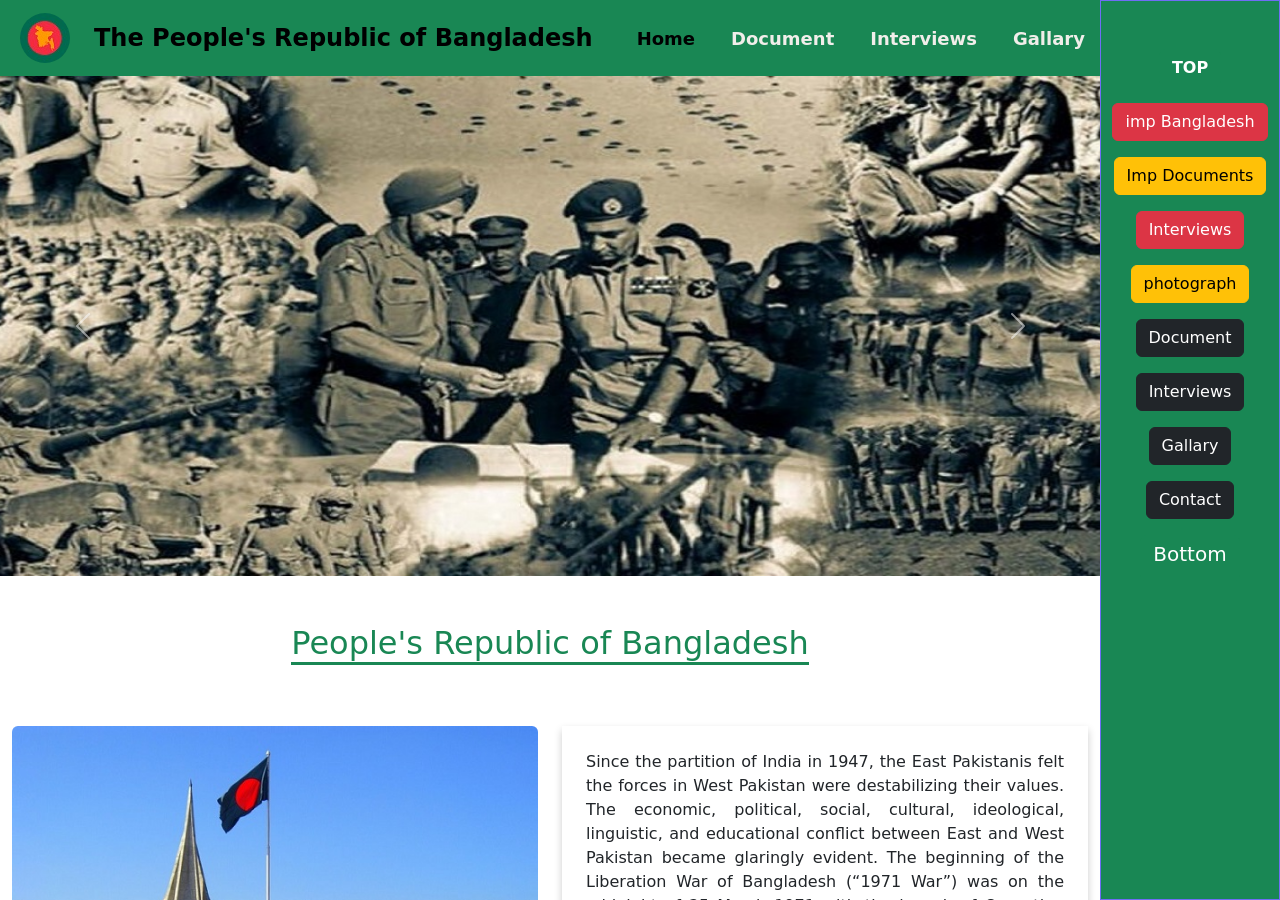
<file: index.html>
<!doctype html>
<html lang="en">

<head>
    <meta charset="utf-8">
    <meta name="viewport" content="width=device-width, initial-scale=1">
    <title>Libaration War 1971</title>
    <link rel="stylesheet" href="css/style.css">
    <link href="https://cdn.jsdelivr.net/npm/bootstrap@5.3.8/dist/css/bootstrap.min.css" rel="stylesheet"
        integrity="sha384-sRIl4kxILFvY47J16cr9ZwB07vP4J8+LH7qKQnuqkuIAvNWLzeN8tE5YBujZqJLB" crossorigin="anonymous">
</head>

<body>

    <!-- Left Sidebar -->
    <!-- <div class="sidebar-left">
        Left 
     </div>  -->

    <!-- Right Sidebar -->
    <div class="sidebar-right bg-success">
        <!-- Right -->
        <div class="mt-5 text-center">

            <ul class="list-unstyled d-flex flex-column justify-content-center gap-3">
                <li><a href="#top" class="btn btn-success fw-bold">TOP</a></li>
                <li><a href="#Bangladesh" class="btn btn-danger">imp Bangladesh</a></li>
                <li><a href="#Important_Documents" class="btn btn-warning">Imp Documents</a></li>
                <li><a href="#Interviews" class="btn btn-danger">Interviews</a></li>
                <li><a href="#gallary" class="btn btn-warning">photograph</a></li>

                <li><a href="document.html" class="btn btn-dark">Document</a></li>
                <li><a href="interview.html" class="btn btn-dark">Interviews</a></li>
                <li><a href="photograph.html" class="btn btn-dark">Gallary</a></li>
                <li><a href="contact.html" class="btn btn-dark">Contact</a></li>

                <li><a href="#bottom" class="btn btn-success fw-bold">
                        <h5>Bottom</h5>
                    </a></li>
            </ul>
        </div>
    </div>
    <!-- <section></section> -->
    <!-- Middle Content -->
    <div class="main-content">
        <!-- Demo long content -->

        <section id="top">
            <!-- nav start -->
            <nav class="navbar navbar-expand-lg 
        p-2 text-dark bg-success mt-0">
                <div class="container-fluid">
                    <a class="navbar-brand" href="#">
                        <div class="d-flex align-items-center">
                            <img src="images/BD_logo.jpg" alt="" class="rounded-circle">

                            <p class="heading_1 fs-4 ms-lg-4 fw-bold"> The People's Republic of Bangladesh</p>
                        </div>
                    </a>
                    <button class="navbar-toggler" type="button" data-bs-toggle="collapse"
                        data-bs-target="#navbarSupportedContent" aria-controls="navbarSupportedContent"
                        aria-expanded="false" aria-label="Toggle navigation">
                        <span class="navbar-toggler-icon"></span>
                    </button>
                    <div class="collapse navbar-collapse" id="navbarSupportedContent">
                        <ul class="navbar-nav ms-auto mb-2 mb-lg-0">
                            <li class="nav-item">
                                <a class="nav-link active" aria-current="page" href="index.html">Home</a>
                            </li>
                            <li class="nav-item">
                                <a class="nav-link" href="document.html">Document</a>
                            </li>
                            <li class="nav-item">
                                <a class="nav-link" href="interview.html">Interviews</a>
                            </li>
                            <li class="nav-item">
                                <a class="nav-link" href="photograph.html">Gallary</a>
                            </li>
                            <li class="nav-item">
                                <a class="nav-link" href="contact.html">Contact</a>
                            </li>
                        </ul>

                    </div>
                </div>
            </nav>
            <!-- nav end -->
        </section>

        <div class="container-fluid p-0 m-0">
            <div class="row">
                <div class="col-lg">
                    <div id="carouselExampleAutoplaying" class="carousel slide" data-bs-ride="carousel">
                        <div class="carousel-inner">

                            <div class="carousel-item active" data-bs-interval="2000">
                                <img src="images/m1.jpg" class="d-block w-100  " alt="...">
                            </div>
                            <div class="carousel-item" data-bs-interval="2000">
                                <img src="images/m2.jpg" class="d-block w-100  " alt="...">
                            </div>
                            <div class="carousel-item" data-bs-interval="2000">
                                <img src="images/m3.jpg" class="d-block w-100  " alt="...">
                            </div>
                            <div class="carousel-item" data-bs-interval="2000">
                                <img src="images/1.jpg" class="d-block w-100  " alt="...">
                            </div>
                            <div class="carousel-item">
                                <img src="images/2.jpg" class="d-block w-100" alt="...">
                            </div>
                            <div class="carousel-item">
                                <img src="images/4.jpg" class="d-block w-100 " alt="...">
                            </div>
                        </div>
                        <button class="carousel-control-prev" type="button" data-bs-target="#carouselExampleAutoplaying"
                            data-bs-slide="prev">
                            <span class="carousel-control-prev-icon" aria-hidden="true"></span>
                            <span class="visually-hidden">Previous</span>
                        </button>
                        <button class="carousel-control-next" type="button" data-bs-target="#carouselExampleAutoplaying"
                            data-bs-slide="next">
                            <span class="carousel-control-next-icon" aria-hidden="true"></span>
                            <span class="visually-hidden">Next</span>
                        </button>
                    </div>
                </div>
            </div>
        </div>

        <section id="Bangladesh">
            <h2 class=" text-center text-success mt-5 mb-5"><span
                    class="border-bottom border-3 border-success m-5">People's
                    Republic of Bangladesh</span></h2>
            <div class="container">
                <div class="row pt-3">
                    <div class="col-lg-6">
                        <div class="border-img-animation img-fluid">
                            <img src="images/Shoudho.jpg" alt="" class="rounded-2 d-block img-fluid w-100">
                        </div>
                    </div>
                    <div class="col-lg-6 ">
                        <div class="border-anim">
                            <p class="text-justify p-4">
                                Since the partition of India in 1947, the East Pakistanis felt the forces in West
                                Pakistan
                                were
                                destabilizing their values. The economic, political, social, cultural, ideological,
                                linguistic,
                                and educational conflict between East and West Pakistan became glaringly evident. The
                                beginning
                                of the Liberation War of Bangladesh (“1971 War”) was on the midnight of 25 March 1971
                                with
                                the
                                launch of Operation Searchlight, a campaign intended to deter Bangladeshis from seeking
                                independence, after Sheikh Mujibur Rahman of Awami League (AL), won a clear majority in
                                the
                                1970
                                general elections in Pakistan. The Pakistani Army raped thousands of Bengali women, as
                                many
                                as
                                three million Bengalis were killed, about ten million Bengalis fled to India, and many
                                were
                                internally displaced during the attack. It was a genocide of immeasurable proportions.
                                When
                                Pakistan’s atrocities escalated, India intervened on humanitarian concerns, opened its
                                borders
                                to shelter the Bengali refugees, and supported Bangladesh by providing logistic supplies
                                and
                                training the soldiers of the Bangladesh liberation forces, the Mukti Bahini.
                                to shelter the Bengali refugees, and supported Bangladesh by providing logistic supplies
                                and
                                training the soldiers of the Bangladesh liberation forces, the Mukti Bahini.
                                training the soldiers of the Bangladesh liberation forces, the Mukti Bahini.
                            </p>
                        </div>
                    </div>

                </div>
            </div>
        </section>
        <section id="Important_Documents">
            <h2 class="text-center mt-5 mb-5"><span class="border-bottom border-4 border-success">Important
                    Documents</span>
            </h2>
            <div class="container">
                <div class="row">
                    <div class="col-lg-3">
                        <div class="card p-2">
                            <img src="images/Image/1.png" class="card-img-top" alt="...">
                            <div class="card-body">
                                <h5 class="card-title">Card title</h5>
                                <p class="card-text">Some quick example text to build on the card title and make up the
                                    bulk
                                    of the card’s content.</p>
                                <div class="text-center"> <a href="#" class="btn btn-primary text-center">Read More</a>
                                </div>

                            </div>
                        </div>
                    </div>
                    <div class="col-lg-3">
                        <div class="card p-2">
                            <img src="images/Image/2.png" class="card-img-top" alt="...">
                            <div class="card-body">
                                <h5 class="card-title">Card title</h5>
                                <p class="card-text">Some quick example text to build on the card title and make up the
                                    bulk
                                    of the card’s content.</p>
                                <div class="text-center">
                                    <a href="#" class="btn btn-primary text-center">Read More</a>
                                </div>


                            </div>
                        </div>
                    </div>
                    <div class="col-lg-3">
                        <div class="card p-2">
                            <img src="images/Image/3.png" class="card-img-top" alt="...">
                            <div class="card-body">
                                <h5 class="card-title">Card title</h5>
                                <p class="card-text">Some quick example text to build on the card title and make up the
                                    bulk
                                    of the card’s content.</p>
                                <div class="text-center">
                                    <a href="#" class="btn btn-primary ">Read More</a>
                                </div>

                            </div>
                        </div>
                    </div>
                    <div class="col-lg-3">
                        <div class="card p-2">
                            <img src="images/Image/4.png" class="card-img-top" alt="...">
                            <div class="card-body">
                                <h5 class="card-title">Card title</h5>
                                <p class="card-text">Some quick example text to build on the card title and make up the
                                    bulk
                                    of the card’s content.</p>
                                <div class=" text-center"> <a href="#" class="btn btn-primary">Read More</a></div>

                            </div>
                        </div>
                    </div>
                </div>
            </div>
        </section>
        <!-- second image -->
        <section id="Interviews">
            <h2 class="text-center mt-5 mb-5"><span class="border-bottom border-4 border-success">Important
                    Interviews</span></h2>
            <div class="container">
                <div class="row">
                    <div class="col-lg-3">
                        <div class="card p-2 card-1">
                            <img src="images/Image/5.png" class="card-img-top" alt="...">
                            <div class="card-body">
                                <h5 class="card-title">Card title</h5>
                                <p class="card-text">Some quick example text to build on the card title and make up the
                                    bulk
                                    of the card’s content.</p>
                                <div class="text-center"> <a href="#" class="btn btn-primary text-center">Read More</a>
                                </div>

                            </div>
                        </div>
                    </div>
                    <div class="col-lg-3">
                        <div class="card  card-1 p-2">
                            <img src="images/Image/6.png" class="card-img-top" alt="...">
                            <div class="card-body">
                                <h5 class="card-title">Card title</h5>
                                <p class="card-text">Some quick example text to build on the card title and make up the
                                    bulk
                                    of the card’s content.</p>
                                <div class="text-center">
                                    <a href="#" class="btn btn-primary text-center">Read More</a>
                                </div>


                            </div>
                        </div>
                    </div>
                    <div class="col-lg-3">
                        <div class="card p-2 card-1">
                            <img src="images/Image/7.png" class="card-img-top" alt="...">
                            <div class="card-body">
                                <h5 class="card-title">Card title</h5>
                                <p class="card-text">Some quick example text to build on the card title and make up the
                                    bulk
                                    of the card’s content.</p>
                                <div class="text-center">
                                    <a href="#" class="btn btn-primary ">Read More</a>
                                </div>

                            </div>
                        </div>
                    </div>
                    <div class="col-lg-3">
                        <div class="card p-2 card-1">
                            <img src="images/Image/8.png" class="card-img-top" alt="...">
                            <div class="card-body">
                                <h5 class="card-title">Card title</h5>
                                <p class="card-text">Some quick example text to build on the card title and make up the
                                    bulk
                                    of the card’s content.</p>
                                <div class=" text-center"> <a href="#" class="btn btn-primary">Read More</a></div>

                            </div>
                        </div>
                    </div>
                </div>
            </div>
        </section>
        <!-- image gallary -->
        <section id="gallary">
            <h2 class="text-center mt-5 mb-5"><span class="border-bottom border-4 border-success">Some
                    Photographs</span></h2>
            <div class="container">
                <div class="row p-2 g-3">
                    <div class="col-lg-3">
                        <div class="img-gap"><img src="images/Image/10.png" alt="" class="img-fluid rounded"></div>
                    </div>
                    <div class="col-lg-3">
                        <div class="img-gap"><img src="images/Image/11.png" alt="" class="img-fluid rounded"></div>
                    </div>
                    <div class="col-lg-3">
                        <div class="img-gap"><img src="images/Image/12.png" alt="" class="img-fluid rounded"></div>
                    </div>
                    <div class="col-lg-3">
                        <div class="img-gap"><img src="images/Image/1.png" alt="" class="img-fluid rounded"></div>
                    </div>
                </div>
                <!--  -->
                <div class="row p-2 g-3">
                    <div class="col-lg-3">
                        <div class="img-gap"><img src="images/Image/10.png" alt="" class="img-fluid"></div>
                    </div>
                    <div class="col-lg-3">
                        <div class="img-gap"><img src="images/Image/11.png" alt="" class="img-fluid"></div>
                    </div>
                    <div class="col-lg-3">
                        <div class="img-gap"><img src="images/Image/12.png" alt="" class="img-fluid"></div>
                    </div>
                    <div class="col-lg-3">
                        <div class="img-gap"><img src="images/Image/1.png" alt="" class="img-fluid"></div>
                    </div>
                </div>
            </div>
        </section>
        <section id="bottom">
            <footer class="container-fluid bg-success mt-5">
                <p class="py-4 text-center mb-0"><b>2026 &copy; Copyright by Marufa Montaha</b></p>
                <p id="datetime" class="pb-3 text-center m-0 p-0"></p>
            </footer>
        </section>
    </div>
    </div>
    <script src="script/script.js">

    </script>
    <script src="https://cdn.jsdelivr.net/npm/bootstrap@5.3.8/dist/js/bootstrap.bundle.min.js"
        integrity="sha384-FKyoEForCGlyvwx9Hj09JcYn3nv7wiPVlz7YYwJrWVcXK/BmnVDxM+D2scQbITxI"
        crossorigin="anonymous"></script>
</body>

</html>
</file>
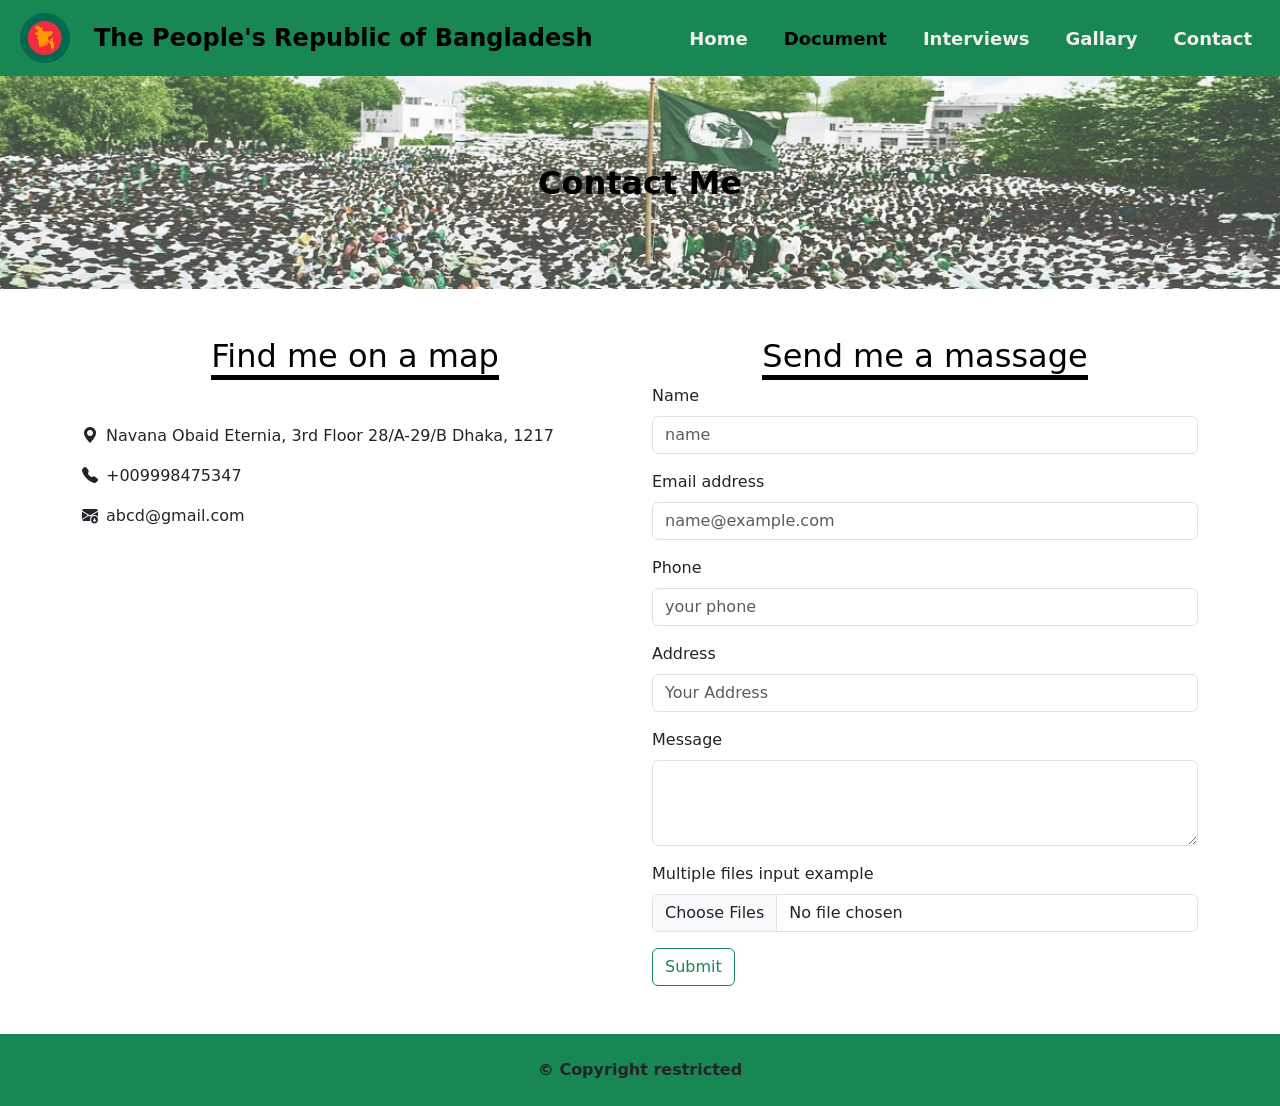
<file: contact.html>
<!doctype html>
<html lang="en">

<head>
    <meta charset="utf-8">
    <meta name="viewport" content="width=device-width, initial-scale=1">
    <title>Libaration War 1971</title>

    <link rel="stylesheet" href="css/style.css">
    <link rel="stylesheet" href="https://cdn.jsdelivr.net/npm/bootstrap-icons@1.13.1/font/bootstrap-icons.min.css">
    <link href="https://cdn.jsdelivr.net/npm/bootstrap@5.3.8/dist/css/bootstrap.min.css" rel="stylesheet"
        integrity="sha384-sRIl4kxILFvY47J16cr9ZwB07vP4J8+LH7qKQnuqkuIAvNWLzeN8tE5YBujZqJLB" crossorigin="anonymous">
</head>

<body>
    <nav class="navbar navbar-expand-lg p-2 text-dark bg-success mt-0">
        <div class="container-fluid">
            <a class="navbar-brand" href="#">
                <div class="d-flex align-items-center">
                    <img src="images/BD_logo.jpg" alt="" class="rounded-circle">
                    <p class="heading_1 fs-4 ms-lg-4 fw-bold"> The People's Republic of Bangladesh</p>
                </div>
            </a>
            <button class="navbar-toggler" type="button" data-bs-toggle="collapse"
                data-bs-target="#navbarSupportedContent" aria-controls="navbarSupportedContent" aria-expanded="false"
                aria-label="Toggle navigation">
                <span class="navbar-toggler-icon"></span>
            </button>
            <div class="collapse navbar-collapse" id="navbarSupportedContent">
                <ul class="navbar-nav ms-auto mb-2 mb-lg-0">
                    <li class="nav-item">
                        <a class="nav-link " aria-current="page" href="index.html">Home</a>
                    </li>
                    <li class="nav-item">
                        <a class="nav-link active" href="document.html">Document</a>
                    </li>
                    <li class="nav-item">
                        <a class="nav-link" href="interview.html">Interviews</a>
                    </li>
                    <li class="nav-item">
                        <a class="nav-link" href="photograph.html">Gallary</a>
                    </li>
                    <li class="nav-item">
                        <a class="nav-link" href="contact.html">Contact</a>
                    </li>
                </ul>

            </div>
        </div>
    </nav>

    <div>
        <div class="position-relative">
            <img src="images/interviews/banr.jpg" alt="" class="img-fluid w-100 opacity-75">
            <h2 class="position-absolute text-center translate-middle top-50 start-50 text-black fw-bold">Contact Me</h2>
        </div>
    </div>
    <div class="container">
        <div class="row">
            <div class="col-lg-6">
                <div class="mt-5">


                    <h2 class="text-center text-black "><span class="border-bottom border-5 border-black"> Find me on a
                            map</span> </h2>
<p class="mt-5">
<span  class="me-2 pt-1"><i class="bi bi-geo-alt-fill"></i></span>Navana Obaid Eternia, 3rd Floor 28/A-29/B Dhaka, 1217</p>
<p><span  class="me-2 pt-1"><i class="bi bi-telephone-fill"></i></span>+009998475347</p>
<p><span class="me-2 pt-1"><i class="bi bi-envelope-arrow-down-fill"></i></span>abcd@gmail.com</p>
<div class="mt-5">
    <iframe src="https://www.google.com/maps/embed?pb=!1m18!1m12!1m3!1d5165.092830859892!2d90.40706449377942!3d23.7376720665819!2m3!1f0!2f0!3f0!3m2!1i1024!2i768!4f13.1!3m3!1m2!1s0x3755b9183ec90c79%3A0xe1511972be9e4337!2sSamaira%20Skill%20Development%20Institute%20(SSDI)!5e0!3m2!1sen!2sbd!4v1776918643933!5m2!1sen!2sbd" width="500" height="350" style="border:0;" allowfullscreen="" loading="lazy" referrerpolicy="no-referrer-when-downgrade"></iframe>
</div>
                </div>
            </div>
            <div class="col-lg-6">
                <div class="mt-5">
                    <h2 class="text-center text-black "><span class="border-bottom border-5 border-black"> Send me a
                            massage</span> </h2>
        <div>
            <form action="" method="get" class="needs-validation" onsubmit="alert('Submitted Successfully')">
                      <div class="mb-3">
  <label for="exampleFormControlInput1" class="form-label">Name</label>
  <input type="text" class="form-control" id="name" placeholder="name"  required>
</div>
            <div class="mb-3">
  <label for="exampleFormControlInput1" class="form-label">Email address</label>
  <input type="email" class="form-control" id="email" placeholder="name@example.com"  required>
</div>
                <div class="mb-3">
  <label for="exampleFormControlInput1" class="form-label">Phone</label>
  <input type="numeric" pattern="[0-9]{11}"    class="form-control" id="phone" placeholder="your phone"  required>
</div>
              <div class="mb-3">
  <label for="exampleFormControlInput1" class="form-label">Address</label>
  <input type="text"    class="form-control" id="text" placeholder="Your Address"  required>
</div >

<div class="mb-3">
  <label for="exampleFormControlTextarea1" class="form-label">Message</label>
  <textarea class="form-control" id="exampleFormControlTextarea1" rows="3"  required>

  </textarea>
</div>
<div class="mb-3">
  <label for="formFileMultiple" class="form-label">Multiple files input example</label>
  <input class="form-control" type="file" id="formFileMultiple" multiple>
</div>
  <button type="submit" class="btn  btn-outline-success">Submit</button>
  </form>
        </div>

                </div>

            </div>
        </div>
    </div>


    <footer class="container-fluid bg-success mt-5">
        <p class="py-4 text-center mb-0"><b>&copy; Copyright restricted</b></p>

    </footer>
    </div>
    </div>

    <script src="https://cdn.jsdelivr.net/npm/bootstrap@5.3.8/dist/js/bootstrap.bundle.min.js"
        integrity="sha384-FKyoEForCGlyvwx9Hj09JcYn3nv7wiPVlz7YYwJrWVcXK/BmnVDxM+D2scQbITxI"
        crossorigin="anonymous"></script>
</body>

</html>
</file>
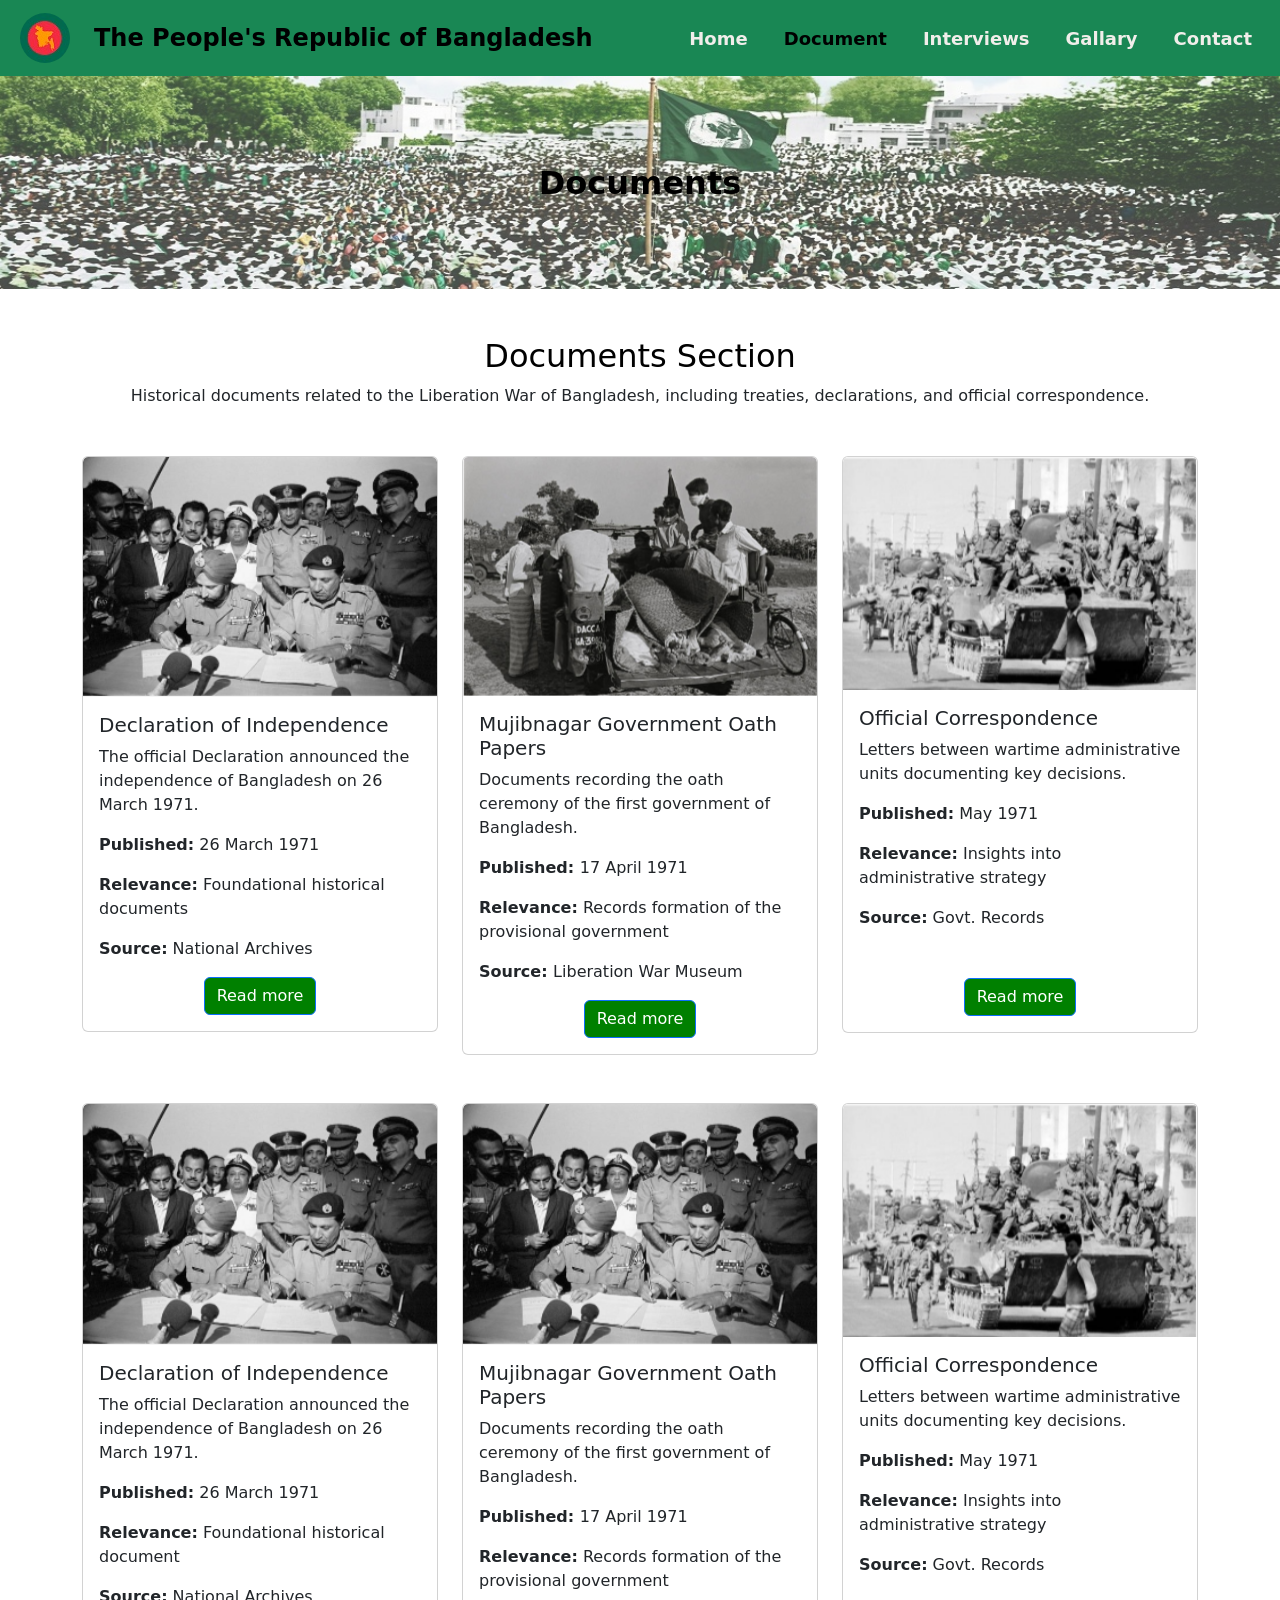
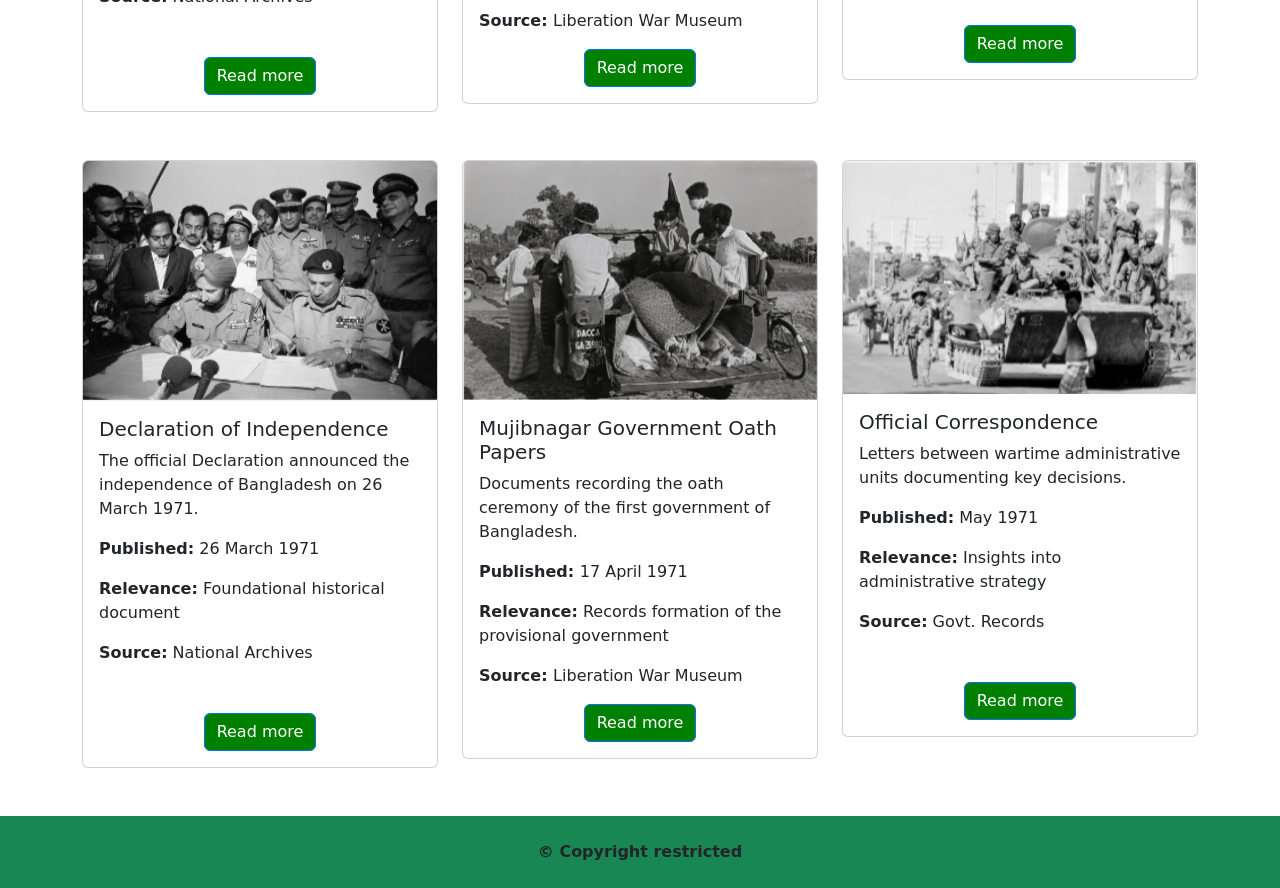
<file: document.html>
<!doctype html>
<html lang="en">

<head>
    <meta charset="utf-8">
    <meta name="viewport" content="width=device-width, initial-scale=1">
    <title>Libaration War 1971</title>
    <link rel="stylesheet" href="css/style.css">
    <link href="https://cdn.jsdelivr.net/npm/bootstrap@5.3.8/dist/css/bootstrap.min.css" rel="stylesheet"
        integrity="sha384-sRIl4kxILFvY47J16cr9ZwB07vP4J8+LH7qKQnuqkuIAvNWLzeN8tE5YBujZqJLB" crossorigin="anonymous">
</head>

<body>
    <nav class="navbar navbar-expand-lg p-2 text-dark bg-success mt-0">
        <div class="container-fluid">
            <a class="navbar-brand" href="#">
                <div class="d-flex align-items-center">
                    <img src="images/BD_logo.jpg" alt="" class="rounded-circle">
                    <p class="heading_1 fs-4 ms-lg-4 fw-bold"> The People's Republic of Bangladesh</p>
                </div>
            </a>
            <button class="navbar-toggler" type="button" data-bs-toggle="collapse"
                data-bs-target="#navbarSupportedContent" aria-controls="navbarSupportedContent" aria-expanded="false"
                aria-label="Toggle navigation">
                <span class="navbar-toggler-icon"></span>
            </button>
            <div class="collapse navbar-collapse" id="navbarSupportedContent">
                <ul class="navbar-nav ms-auto mb-2 mb-lg-0">
                    <li class="nav-item">
                        <a class="nav-link " aria-current="page" href="index.html">Home</a>
                    </li>
                    <li class="nav-item">
                        <a class="nav-link active" href="document.html">Document</a>
                    </li>
                    <li class="nav-item">
                        <a class="nav-link" href="interview.html">Interviews</a>
                    </li>
                    <li class="nav-item">
                        <a class="nav-link" href="photograph.html">Gallary</a>
                    </li>
                    <li class="nav-item">
                        <a class="nav-link" href="contact.html">Contact</a>
                    </li>
                </ul>

            </div>
        </div>
    </nav>

    <div>
        <div class="position-relative">
            <img src="images/interviews/banr.jpg" alt="" class="img-fluid w-100 opacity-75">
            <h2 class="position-absolute text-center translate-middle top-50 start-50 text-black fw-bold">Documents</h2>
        </div>
    </div>

    <div class="text-center mt-5">
        <h2 class="text-black">
            <span class="border-design">Documents Section</span>
        </h2>
        <p class="text-center">Historical documents related to the Liberation War of Bangladesh, including treaties,
            declarations, and official correspondence.</p>
    </div>

    <div class="container">
        <div class="row mt-5">
            <div class="col-lg-4 ">
                <div class="card">
                    <img src="images/Image/1.png" class="card-img-top img-fluid" alt="...">
                    <div class="card-body">
                        <h5 class="card-title">Declaration of Independence</h5>
                        <p class="card-text">
                            The official Declaration announced the independence of Bangladesh on 26 March 1971.
                        <p><b>Published:</b> 26 March 1971</p>
                        <p><b>Relevance:</b> Foundational historical documents</p>
                        <p><b>Source:</b> National Archives</p>
                        </p>
                        <div class="text-center btn-colr">
                            <a href="#" class="btn btn-primary">Read more</a>
                        </div>
                    </div>
                </div>
            </div>



            <div class="col-lg-4">
                <div class="document-first-row">
                    <div class="card">
                        <img src="images/Image/2.png" class="card-img-top" alt="...">
                        <div class="card-body">
                            <div class="height-modify">
                                <h5 class="card-title">Mujibnagar Government Oath Papers</h5>
                                <p class="card-text">
                                    Documents recording the oath ceremony of the first government of Bangladesh.

                                <p><b>Published: </b>17 April 1971</p>
                                <p><b>Relevance:</b> Records formation of the provisional government</p>
                                <p><b>Source: </b>Liberation War Museum</p>
                                </p>
                                <div class="text-center btn-colr">
                                    <a href="#" class="btn btn-primary">Read more</a>
                                </div>
                            </div>
                        </div>
                    </div>
                </div>
            </div>

            <div class="col-lg-4">
                <div class="document-first-row">
                    <div class="card">
                        <img src="images/Image/3.png" class="card-img-top" alt="...">
                        <div class="card-body">
                            <div class="height-modify">
                                <h5 class="card-title">Official Correspondence</h5>
                                <p class="card-text">
                                    Letters between wartime administrative units documenting key decisions.
                                </p>
                                <p><b>
                                        Published:</b> May 1971</p>
                                <p><b>Relevance:</b> Insights into administrative strategy</p>
                                <p><b>Source:</b> Govt. Records</p>
                                <div class="text-center btn-colr mt-lg-5">
                                    <a href="#" class="btn btn-primary">Read more</a>
                                </div>
                            </div>
                        </div>
                    </div>
                </div>
            </div>
        </div>
        <div class="row mt-5">
            <div class="col-lg-4 ">
                <div class="document-first-row">
                    <div class="card">

                        <img src="images/Image/1.png" class="card-img-top img-fluid" alt="...">

                        <div class="card-body">
                            <div class="height-modify">
                                <h5 class="card-title">Declaration of Independence</h5>
                                <p class="card-text">
                                    The official Declaration announced the independence of Bangladesh on 26 March 1971.
                                <p><b>Published:</b> 26 March 1971</p>
                                <p><b>Relevance:</b> Foundational historical document</p>
                                <p><b>Source:</b> National Archives</p>
                                </p>
                                <div class="text-center btn-colr mt-lg-5">
                                    <a href="#" class="btn btn-primary">Read more</a>
                                </div>
                            </div>
                        </div>
                    </div>
                </div>
            </div>



            <div class="col-lg-4">
                <div class="document-first-row">
                    <div class="card">
                        <img src="images/Image/1.png" class="card-img-top" alt="...">
                        <div class="card-body">
                            <div class="height-modify">
                                <h5 class="card-title">Mujibnagar Government Oath Papers</h5>
                                <p class="card-text">
                                    Documents recording the oath ceremony of the first government of Bangladesh.

                                <p><b>Published: </b>17 April 1971</p>
                                <p><b>Relevance:</b> Records formation of the provisional government</p>
                                <p><b>Source: </b>Liberation War Museum</p>
                                </p>
                                <div class="text-center btn-colr">
                                    <a href="#" class="btn btn-primary">Read more</a>
                                </div>
                            </div>
                        </div>
                    </div>
                </div>
            </div>

            <div class="col-lg-4">
                <div class="document-first-row">
                    <div class="card">
                        <img src="images/Image/3.png" class="card-img-top" alt="...">
                        <div class="card-body">
                            <div class="height-modify">
                                <h5 class="card-title">Official Correspondence</h5>
                                <p class="card-text">
                                    Letters between wartime administrative units documenting key decisions.
                                </p>
                                <p><b>
                                        Published:</b> May 1971</p>
                                <p><b>Relevance:</b> Insights into administrative strategy</p>
                                <p><b>Source:</b> Govt. Records</p>
                                <div class="text-center btn-colr mt-lg-5">
                                    <a href="#" class="btn btn-primary">Read more</a>
                                </div>
                            </div>
                        </div>
                    </div>
                </div>
            </div>
        </div>
        <div class="row mt-5">
            <div class="col-lg-4 ">
                <div class="document-first-row">
                    <div class="card ">
                        <img src="images/Image/1.png" class="card-img-top" alt="...">
                        <div class="card-body">
                            <div class="height-modify">
                                <h5 class="card-title">Declaration of Independence</h5>
                                <p class="card-text">
                                    The official Declaration announced the independence of Bangladesh on 26 March 1971.
                                <p><b>Published:</b> 26 March 1971</p>
                                <p><b>Relevance:</b> Foundational historical document</p>
                                <p><b>Source:</b> National Archives</p>
                                </p>
                                <div class="text-center btn-colr mt-lg-5">
                                    <a href="#" class="btn btn-primary">Read more</a>
                                </div>
                            </div>
                        </div>
                    </div>
                </div>
            </div>



            <div class="col-lg-4">
                <div class="document-first-row">
                    <div class="card">
                        <img src="images/Image/2.png" class="card-img-top" alt="...">
                        <div class="card-body">
                            <div class="height-modify">
                                <h5 class="card-title">Mujibnagar Government Oath Papers</h5>
                                <p class="card-text">
                                    Documents recording the oath ceremony of the first government of Bangladesh.

                                <p><b>Published: </b>17 April 1971</p>
                                <p><b>Relevance:</b> Records formation of the provisional government</p>
                                <p><b>Source: </b>Liberation War Museum</p>
                                </p>
                                <div class="text-center btn-colr">
                                    <a href="#" class="btn btn-primary">Read more</a>
                                </div>
                            </div>
                        </div>
                    </div>
                </div>
            </div>

            <div class="col-lg-4">
                <div class="document-first-row">
                    <div class="card">
                        <img src="images/Image/3.png" class="card-img-top" alt="...">
                        <div class="card-body">
                            <div class="height-modify">
                                <h5 class="card-title">Official Correspondence</h5>
                                <p class="card-text">
                                    Letters between wartime administrative units documenting key decisions.
                                </p>
                                <p><b>
                                        Published:</b> May 1971</p>
                                <p><b>Relevance:</b> Insights into administrative strategy</p>
                                <p><b>Source:</b> Govt. Records</p>
                                <div class="text-center btn-colr mt-lg-5">
                                    <a href="#" class="btn btn-primary">Read more</a>
                                </div>
                            </div>
                        </div>
                    </div>
                </div>
            </div>
        </div>
    </div>









    <footer class="container-fluid bg-success mt-5">
        <p class="py-4 text-center mb-0"><b>&copy; Copyright restricted</b></p>

    </footer>
    </div>
    </div>

    <script src="https://cdn.jsdelivr.net/npm/bootstrap@5.3.8/dist/js/bootstrap.bundle.min.js"
        integrity="sha384-FKyoEForCGlyvwx9Hj09JcYn3nv7wiPVlz7YYwJrWVcXK/BmnVDxM+D2scQbITxI"
        crossorigin="anonymous"></script>
</body>

</html>
</file>
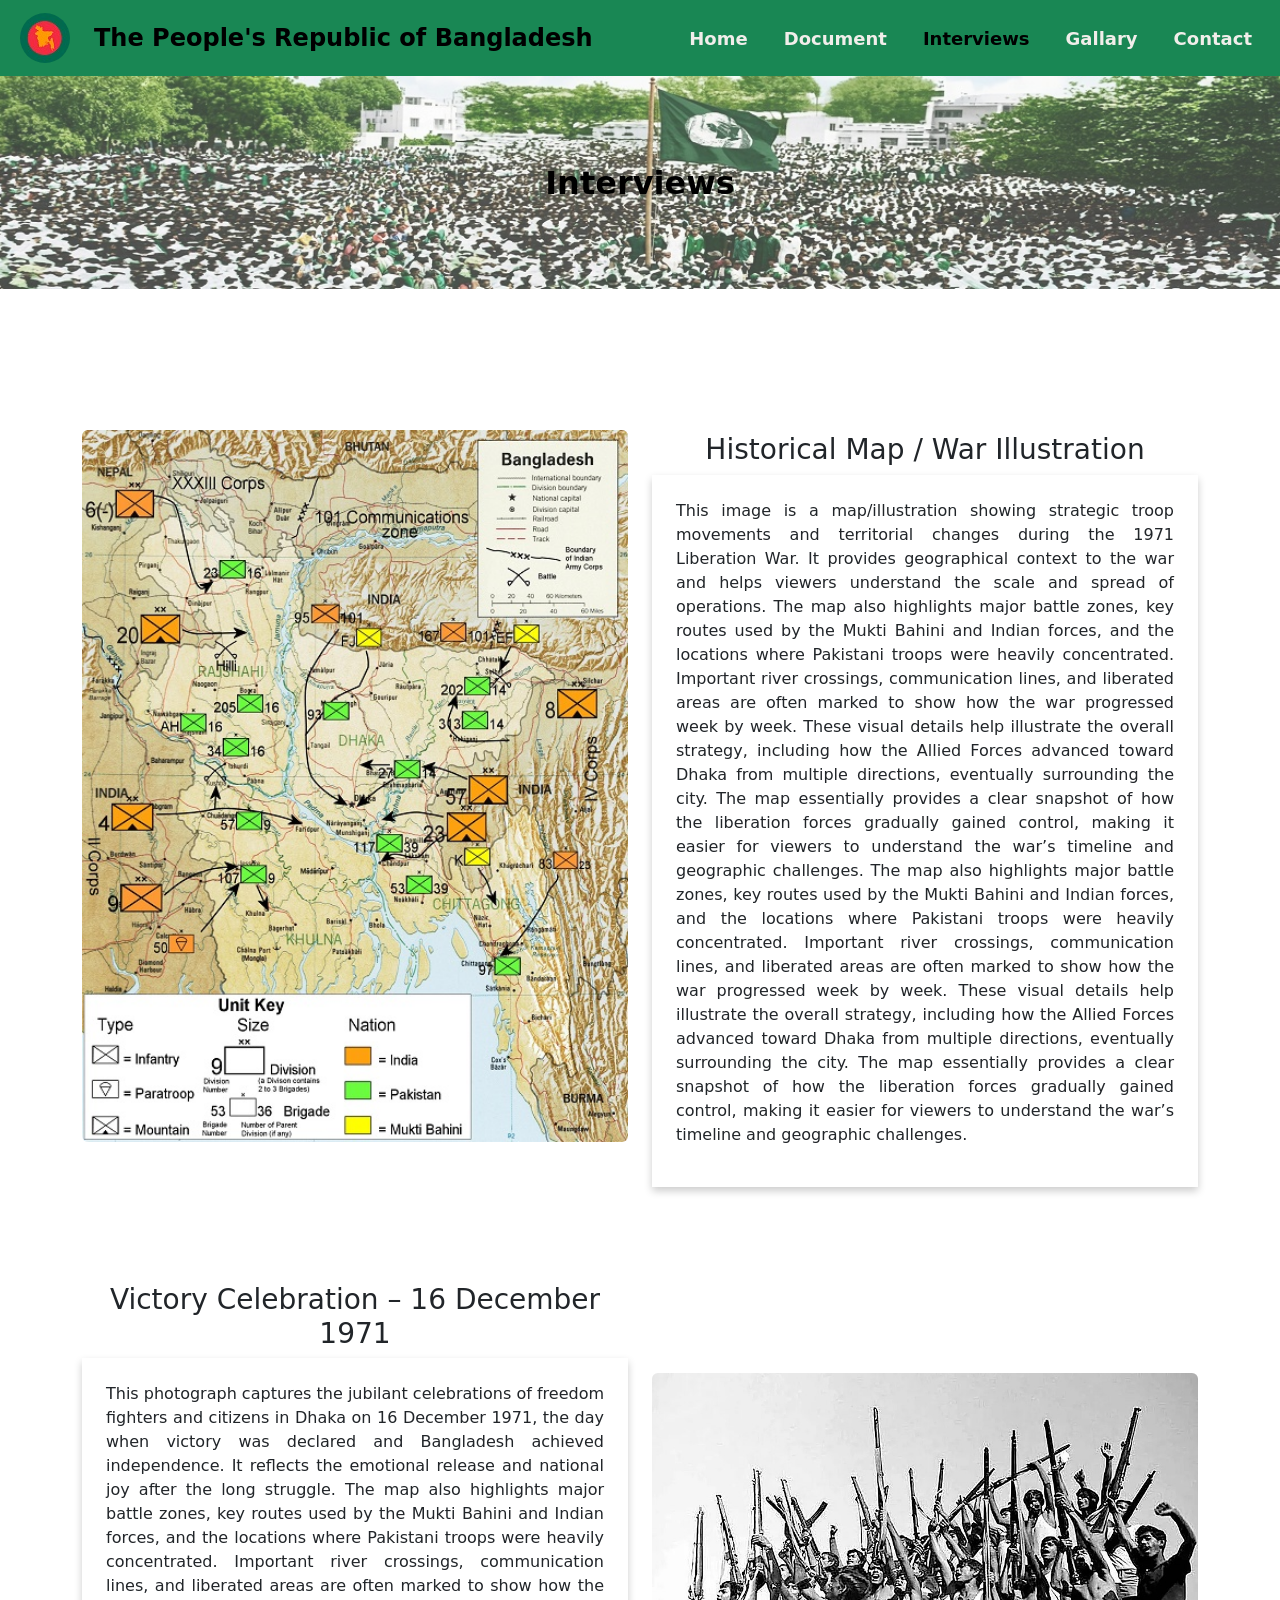
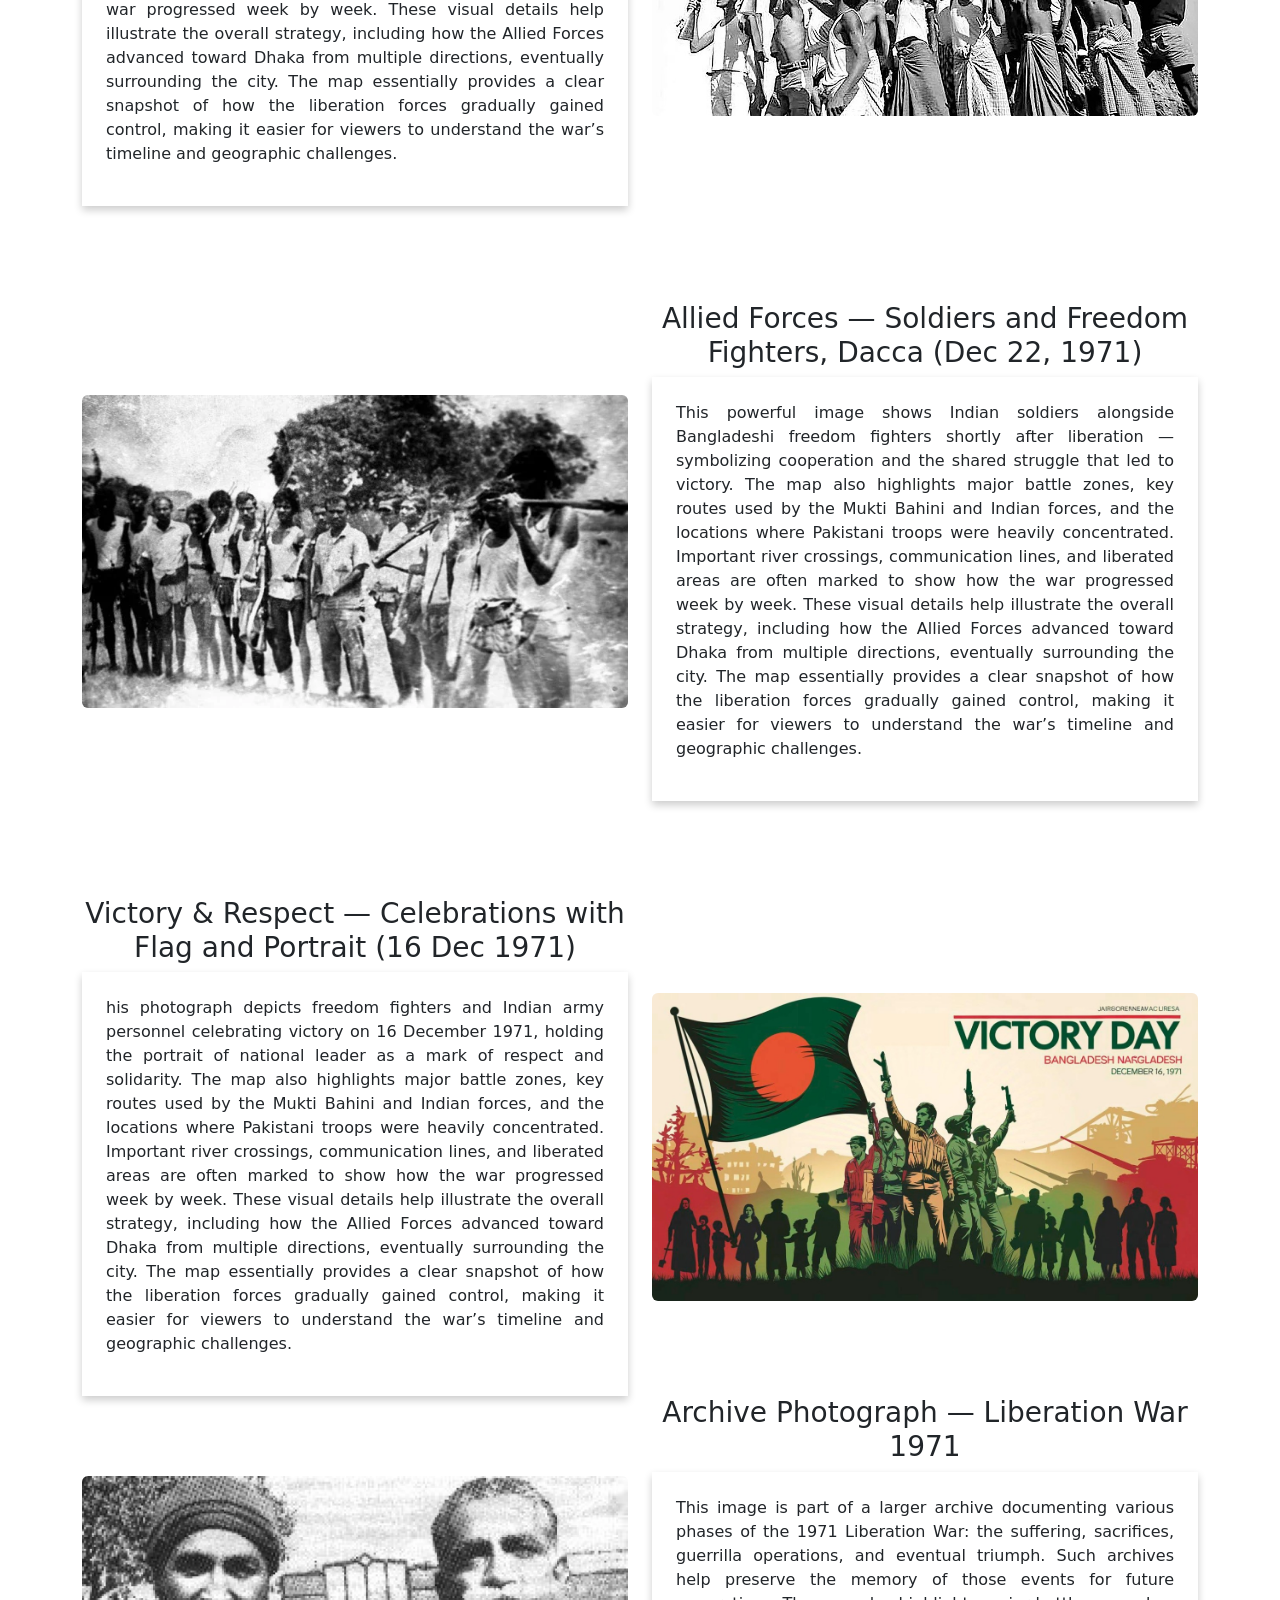
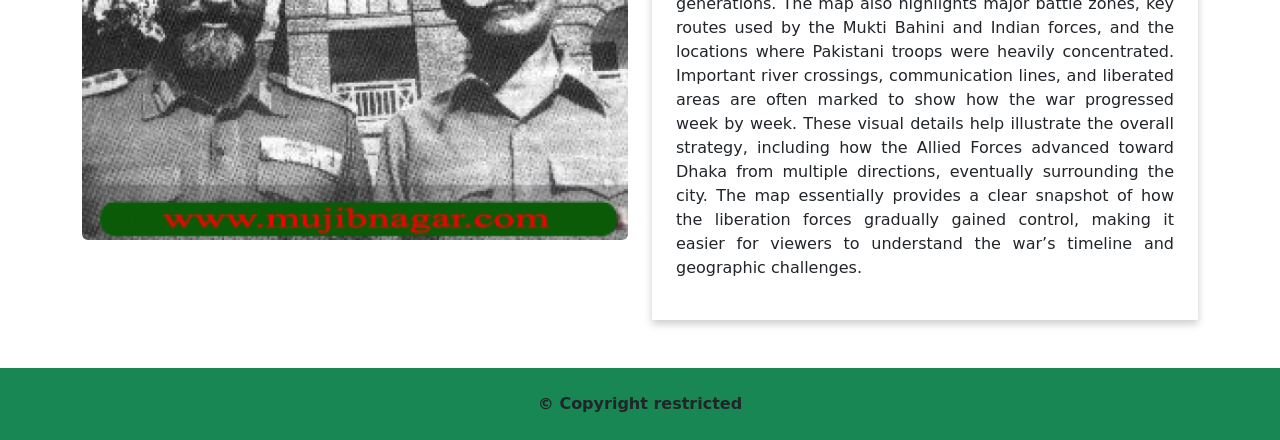
<file: interview.html>
<!doctype html>
<html lang="en">

<head>
    <meta charset="utf-8">
    <meta name="viewport" content="width=device-width, initial-scale=1">
    <title>Libaration War 1971</title>
    <link rel="stylesheet" href="css/style.css">
    <link href="https://cdn.jsdelivr.net/npm/bootstrap@5.3.8/dist/css/bootstrap.min.css" rel="stylesheet"
        integrity="sha384-sRIl4kxILFvY47J16cr9ZwB07vP4J8+LH7qKQnuqkuIAvNWLzeN8tE5YBujZqJLB" crossorigin="anonymous">
</head>

<body>
    <nav class="navbar navbar-expand-lg p-2 text-dark bg-success mt-0">
        <div class="container-fluid">
            <a class="navbar-brand" href="#">
                <div class="d-flex align-items-center">
                    <img src="images/BD_logo.jpg" alt="" class="rounded-circle">
                    <p class="heading_1 fs-4 ms-lg-4 fw-bold"> The People's Republic of Bangladesh</p>
                </div>
            </a>
            <button class="navbar-toggler" type="button" data-bs-toggle="collapse"
                data-bs-target="#navbarSupportedContent" aria-controls="navbarSupportedContent" aria-expanded="false"
                aria-label="Toggle navigation">
                <span class="navbar-toggler-icon"></span>
            </button>
            <div class="collapse navbar-collapse" id="navbarSupportedContent">
                <ul class="navbar-nav ms-auto mb-2 mb-lg-0">
                    <li class="nav-item">
                        <a class="nav-link " aria-current="page" href="index.html">Home</a>
                    </li>
                    <li class="nav-item">
                        <a class="nav-link " href="document.html">Document</a>
                    </li>
                    <li class="nav-item">
                        <a class="nav-link active" href="interview.html">Interviews</a>
                    </li>
                    <li class="nav-item">
                        <a class="nav-link" href="photograph.html">Gallary</a>
                    </li>
                    <li class="nav-item">
                        <a class="nav-link" href="contact.html">Contact</a>
                    </li>
                </ul>

            </div>
        </div>
    </nav>
    <!-- BANNER SECTION START -->
    <section id="#Interview" class="container-fluid p-0 m-0">

        <div class="position-relative">
            <img src="images/interviews/banr.jpg" alt="" class="img-fluid w-100 opacity-75">
            <h2 class="position-absolute text-center start-50 top-50 translate-middle text-black fw-bold">Interviews</h2>
        </div>
    </section>
    <!-- BANNER SECTION END -->
    <!-- Historical Map start -->
    <section class="mt-5">
        <div class="container">
            <div class="row align-items-center">
                <div class="col-lg-6 mt-5">
                    <img src="images/interviews/Bangladesh_1971_Liberation.jpg" alt="" class="img-fluid w-100 rounded">

                </div>
                <div class="col-lg-6 mt-5">
                    <h3 class="text-center  mt-5">Historical Map / War Illustration</h3>
                    <div class="border-anim p-4">
                        <p class="text-justify">
                            This image is a map/illustration showing strategic troop movements and territorial changes
                            during the 1971
                            Liberation War. It provides geographical context to the war and helps viewers understand the
                            scale and
                            spread of operations. The map also highlights major battle zones, key routes used by the
                            Mukti Bahini and Indian forces, and the locations
                            where Pakistani troops were heavily concentrated. Important river crossings, communication
                            lines, and liberated areas
                            are often marked to show how the war progressed week by week. These visual details help
                            illustrate the overall strategy,
                            including how the Allied Forces advanced toward Dhaka from multiple directions, eventually
                            surrounding the city. The map
                            essentially provides a clear snapshot of how the liberation forces gradually gained control,
                            making it easier for
                            viewers to understand the war’s timeline and geographic challenges. The map also highlights
                            major battle zones, key routes used by the Mukti Bahini and Indian forces, and the locations
                            where Pakistani troops were heavily concentrated. Important river crossings, communication
                            lines, and liberated areas
                            are often marked to show how the war progressed week by week. These visual details help
                            illustrate the overall strategy,
                            including how the Allied Forces advanced toward Dhaka from multiple directions, eventually
                            surrounding the city. The map
                            essentially provides a clear snapshot of how the liberation forces gradually gained control,
                            making it easier for
                            viewers to understand the war’s timeline and geographic challenges.
                        </p>
                    </div>

                </div>
            </div>
        </div>
    </section>
    <!-- Historical Map end -->
    <!-- victory celebration start -->
    <section class="mt-5">
        <div class="container">
            <div class="row align-items-center">
                <div class="col-lg-6 mt-5">
                    <h3 class="text-center">
                        Victory Celebration – 16 December 1971
                    </h3>
                    <div class="border-anim p-4">
                        <p class="text-justify">This photograph captures the jubilant celebrations of freedom fighters
                            and citizens in Dhaka on 16 December
                            1971, the day when victory was declared and Bangladesh achieved independence. It reflects
                            the emotional
                            release and national joy after the long struggle. The map also highlights major battle
                            zones, key routes used by the Mukti Bahini and Indian forces, and the locations
                            where Pakistani troops were heavily concentrated. Important river crossings, communication
                            lines, and liberated areas
                            are often marked to show how the war progressed week by week. These visual details help
                            illustrate the overall strategy,
                            including how the Allied Forces advanced toward Dhaka from multiple directions, eventually
                            surrounding the city. The map
                            essentially provides a clear snapshot of how the liberation forces gradually gained control,
                            making it easier for
                            viewers to understand the war’s timeline and geographic challenges.</p>
                    </div>
                </div>
                <div class="col-lg-6 mt-5">
                    <img src="images/interviews/int4.jpg" alt="" class="img-fluid w-100 rounded">
                </div>
            </div>
        </div>
    </section>
    <!-- victory celebration end -->
    <!-- Allied Forces start -->
    <section class="mt-5">
        <div class="container">
            <div class="row align-items-center">
                <div class="col-lg-6 mt-5">
                    <img src="images/interviews/int5.jpg" alt="" class="img-fluid w-100 rounded">
                </div>

                <div class="col-lg-6 mt-5">

                    <h3 class="text-center">
                        Allied Forces — Soldiers and Freedom Fighters, Dacca (Dec 22, 1971)
                    </h3>
                    <div class="border-anim p-4">
                        <p class="text-justify">This powerful image shows Indian soldiers alongside Bangladeshi freedom
                            fighters shortly after liberation —
                            symbolizing cooperation and the shared struggle that led to victory. The map also highlights
                            major battle zones, key routes used by the Mukti Bahini and Indian forces, and the locations
                            where Pakistani troops were heavily concentrated. Important river crossings, communication
                            lines, and liberated areas
                            are often marked to show how the war progressed week by week. These visual details help
                            illustrate the overall strategy,
                            including how the Allied Forces advanced toward Dhaka from multiple directions, eventually
                            surrounding the city. The map
                            essentially provides a clear snapshot of how the liberation forces gradually gained control,
                            making it easier for
                            viewers to understand the war’s timeline and geographic challenges.</p>
                    </div>
                </div>

            </div>
    </section>
    <!-- Allied Forces end -->
<!-- victory allied start -->
 <section class="mt-5">
    <div class="container">
        <div class="row align-items-center">
            <div class="col-lg-6 col-md-6 mt-5">
                <h3 class="text-center">Victory & Respect — Celebrations with Flag and Portrait (16 Dec 1971)</h3>
                <div class="border-anim p-4">
                  <p class="text-justify">
his photograph depicts freedom fighters and Indian army personnel celebrating victory on 16 December
                        1971, holding the portrait of national leader as a mark of respect and solidarity. The map also highlights major battle zones, key routes used by the Mukti Bahini and Indian forces, and the locations
                        where Pakistani troops were heavily concentrated. Important river crossings, communication lines, and liberated areas
                        are often marked to show how the war progressed week by week. These visual details help illustrate the overall strategy,
                        including how the Allied Forces advanced toward Dhaka from multiple directions, eventually surrounding the city. The map
                        essentially provides a clear snapshot of how the liberation forces gradually gained control, making it easier for
                        viewers to understand the war’s timeline and geographic challenges.
                  </p>
                </div>
            </div>
            <div class="col-lg-6 mt-5">
                <img src="images/interviews/int6.jpg" alt="" class="img-fluid w-100 rounded">
            </div>
        </div>
    </div>

 </section>
 <!-- victory allied end -->
<section>
    <div class="container">
        <div class="row align-items-center">
            <div class="col-lg-6">
                <img src="images/interviews/int7.jpg" alt="" class="img-fluid w-100 rounded">
            </div>
            <div class="col-lg-6">
                <h3 class="text-center">Archive Photograph — Liberation War 1971</h3>
                <div class="border-anim p-4">
                  <p class="text-justify">
                    This image is part of a larger archive documenting various phases of the 1971 Liberation War: the suffering,
                        sacrifices, guerrilla operations, and eventual triumph. Such archives help preserve the memory of those
                        events for future generations. The map also highlights major battle zones, key routes used by the Mukti Bahini and Indian forces, and the locations
                        where Pakistani troops were heavily concentrated. Important river crossings, communication lines, and liberated areas
                        are often marked to show how the war progressed week by week. These visual details help illustrate the overall strategy,
                        including how the Allied Forces advanced toward Dhaka from multiple directions, eventually surrounding the city. The map
                        essentially provides a clear snapshot of how the liberation forces gradually gained control, making it easier for
                        viewers to understand the war’s timeline and geographic challenges.
                    </p>
                    </div>
            </div>
        </div>
    </div>
</section>

    <footer class="container-fluid bg-success mt-5">
        <p class="py-4 text-center mb-0"><b>&copy; Copyright restricted</b></p>

    </footer>
    </div>
    </div>

    <script src="https://cdn.jsdelivr.net/npm/bootstrap@5.3.8/dist/js/bootstrap.bundle.min.js"
        integrity="sha384-FKyoEForCGlyvwx9Hj09JcYn3nv7wiPVlz7YYwJrWVcXK/BmnVDxM+D2scQbITxI"
        crossorigin="anonymous"></script>
</body>

</html>
</file>
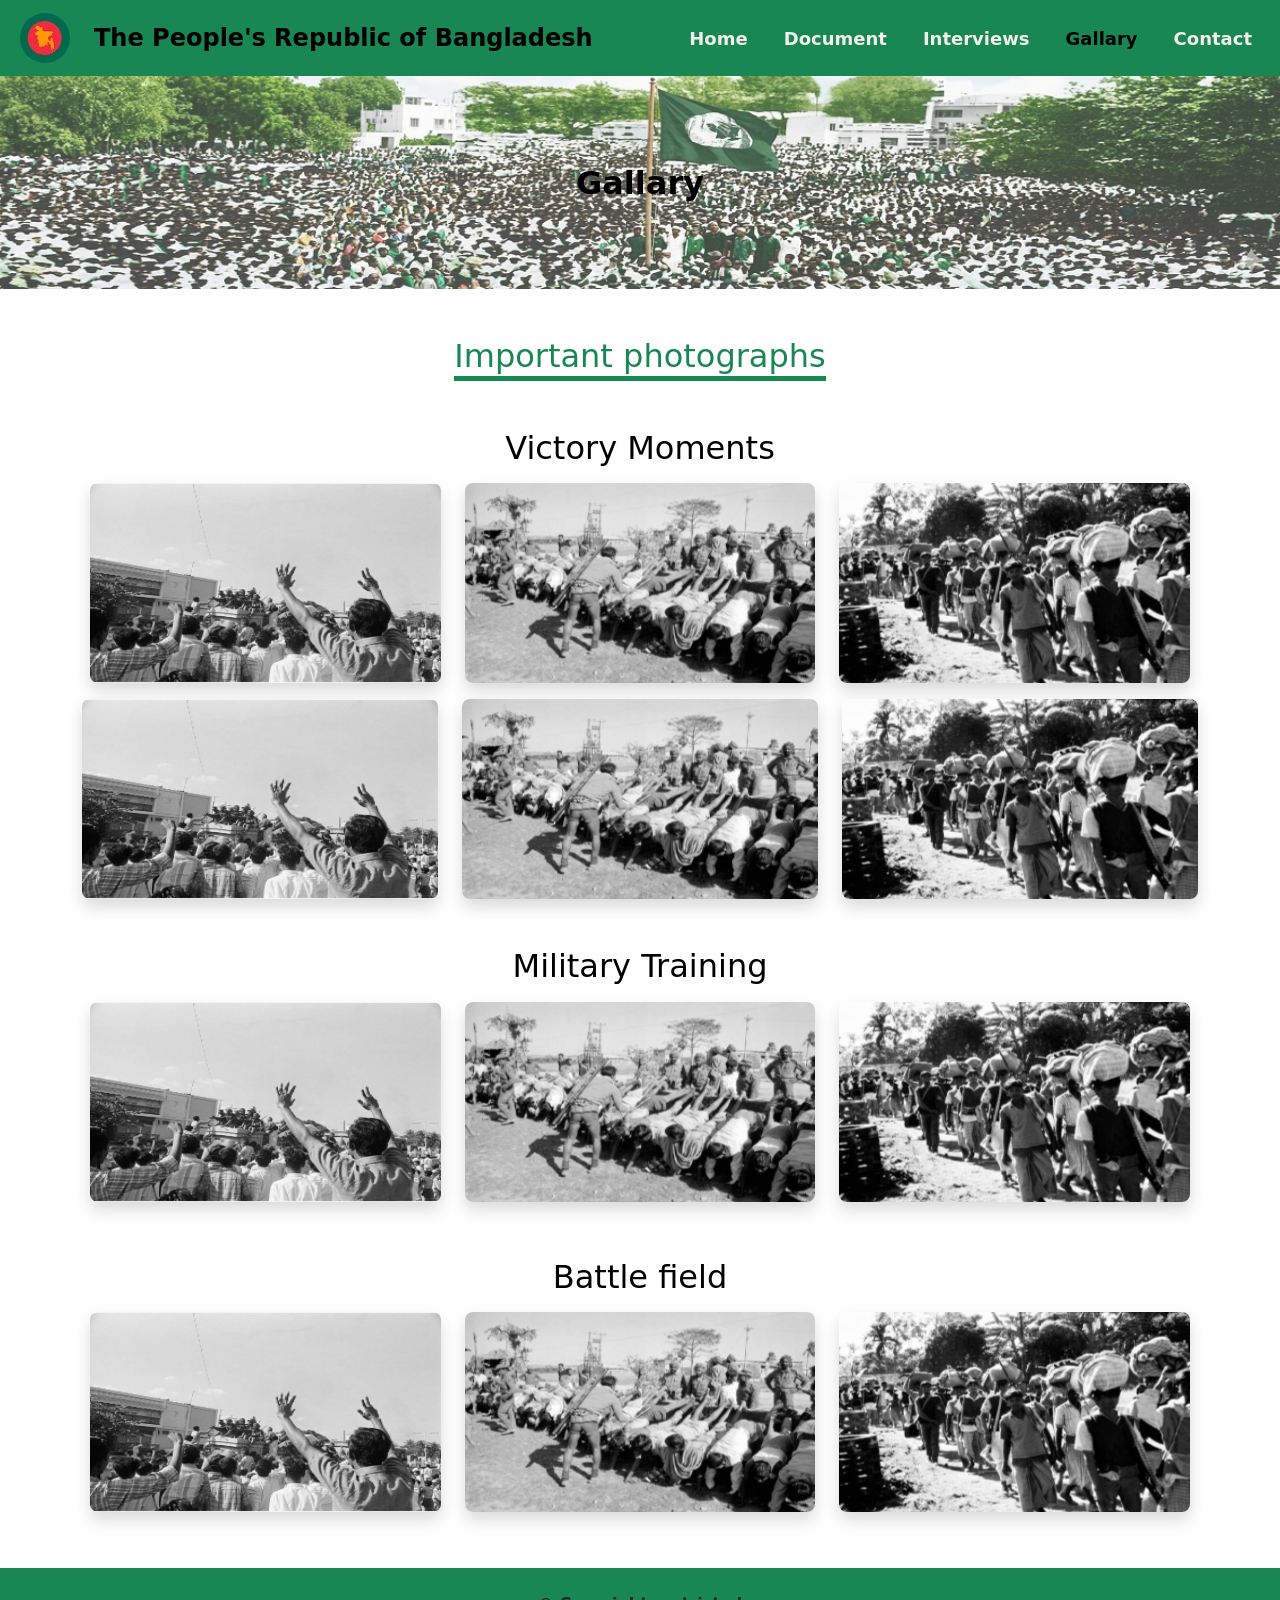
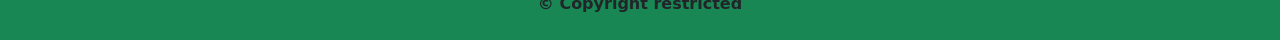
<file: photograph.html>
<!doctype html>
<html lang="en">

<head>
    <meta charset="utf-8">
    <meta name="viewport" content="width=device-width, initial-scale=1">
    <title>Libaration War 1971</title>
    <link rel="stylesheet" href="css/style.css">
    <link href="https://cdn.jsdelivr.net/npm/bootstrap@5.3.8/dist/css/bootstrap.min.css" rel="stylesheet"
        integrity="sha384-sRIl4kxILFvY47J16cr9ZwB07vP4J8+LH7qKQnuqkuIAvNWLzeN8tE5YBujZqJLB" crossorigin="anonymous">
</head>

<body>
    <nav class="navbar navbar-expand-lg p-2 text-dark bg-success mt-0">
        <div class="container-fluid">
            <a class="navbar-brand" href="#">
                <div class="d-flex align-items-center">
                    <img src="images/BD_logo.jpg" alt="" class="rounded-circle">
                    <p class="heading_1 fs-4 ms-lg-4 fw-bold"> The People's Republic of Bangladesh</p>
                </div>
            </a>
            <button class="navbar-toggler" type="button" data-bs-toggle="collapse"
                data-bs-target="#navbarSupportedContent" aria-controls="navbarSupportedContent" aria-expanded="false"
                aria-label="Toggle navigation">
                <span class="navbar-toggler-icon"></span>
            </button>
            <div class="collapse navbar-collapse" id="navbarSupportedContent">
                <ul class="navbar-nav ms-auto mb-2 mb-lg-0">
                    <li class="nav-item">
                        <a class="nav-link " aria-current="page" href="index.html">Home</a>
                    </li>
                    <li class="nav-item">
                        <a class="nav-link " href="document.html">Document</a>
                    </li>
                    <li class="nav-item">
                        <a class="nav-link" href="interview.html">Interviews</a>
                    </li>
                    <li class="nav-item">
                        <a class="nav-link active" href="photograph.html">Gallary</a>
                    </li>
                    <li class="nav-item">
                        <a class="nav-link" href="contact.html">Contact</a>
                    </li>
                </ul>

            </div>
        </div>
    </nav>
      <div>
        <div class="position-relative">
            <img src="images/interviews/banr.jpg" alt="" class="img-fluid w-100 opacity-75">
            <h2 class="position-absolute text-center translate-middle top-50 start-50 text-black fw-bold">Gallary</h2>
        </div>
    </div>

       <div class="text-center mt-5">
        <h2 class="text-success">
            <span class="border-design border-bottom border-success border-5">Important photographs</span>
        </h2>

    </div>
      <div class="text-center mt-5">
      <h2 class="text-black">
            <span class="border-design"> Victory Moments</span>
        </h2>
        </div>

        <!-- victory moments start -->
            <div class="container">
            <div class="row p-2">
                <div class="col-lg-4">
                    <div class="img-gap"><img src="images/Image/10.png" alt="" class="img-fluid"></div>
                </div>
                <div class="col-lg-4">
                    <div class="img-gap"><img src="images/Image/11.png" alt="" class="img-fluid"></div>
                </div>
                <div class="col-lg-4">
                    <div class="img-gap"><img src="images/Image/12.png" alt="" class="img-fluid"></div>
                </div>
             
            </div>
            <!--  -->
              <div class="row pt-2">
                <div class="col-lg-4">
                    <div class="img-gap"><img src="images/Image/10.png" alt="" class="img-fluid"></div>
                </div>
                <div class="col-lg-4">
                    <div class="img-gap"><img src="images/Image/11.png" alt="" class="img-fluid"></div>
                </div>
                <div class="col-lg-4">
                    <div class="img-gap"><img src="images/Image/12.png" alt="" class="img-fluid"></div>
                </div>
             
            </div>
            <!--  -->
            <!--  -->
                 <div class="text-center mt-5">
      <h2 class="text-black">
            <span class="border-design">Military Training</span>
        </h2>
        </div>
                 <div class="row p-2">
                <div class="col-lg-4">
                    <div class="img-gap"><img src="images/Image/10.png" alt="" class="img-fluid"></div>
                </div>
                <div class="col-lg-4">
                    <div class="img-gap"><img src="images/Image/11.png" alt="" class="img-fluid"></div>
                </div>
                <div class="col-lg-4">
                    <div class="img-gap"><img src="images/Image/12.png" alt="" class="img-fluid"></div>
                </div>
             
            </div>
                        <div class="text-center mt-5">
      <h2 class="text-black">
            <span class="border-design">Battle field</span>
        </h2>
        </div>
                 <div class="row p-2">
                <div class="col-lg-4">
                    <div class="img-gap"><img src="images/Image/10.png" alt="" class="img-fluid"></div>
                </div>
                <div class="col-lg-4">
                    <div class="img-gap"><img src="images/Image/11.png" alt="" class="img-fluid"></div>
                </div>
                <div class="col-lg-4">
                    <div class="img-gap"><img src="images/Image/12.png" alt="" class="img-fluid"></div>
                </div>
             
            </div>
        </div>
           <!-- victory moments start -->
        <footer class="container-fluid bg-success mt-5">
        <p class="py-4 text-center mb-0"><b>&copy; Copyright restricted</b></p>

    </footer>
</file>
<file: css/style.css>
body {
   /* overflow: hidden; */
   /* prevent full page scroll */

 }

 /* 
 .sidebar-left {
   position: fixed;
   top: 0;
   left: 0;
   width: 120px;
   height: 100vh;
   background: #f8f9fa;
 }  */

 .sidebar-right {
   position: fixed;
   top: 0;
   right: 0;
   width: 180px;
   height: 100vh;
   background: #f8f9fa;
   border: 1px solid rgb(111, 109, 244);
 }

 .main-content {
   margin-left: 0;
   /* remove left space */
   margin-right: 180px;
   /* keep space for right sidebar */
   height: 100vh;
   overflow-y: auto;
   border: 0px solid red;
 }

 /* start nav bar */
 .nav-item {
   margin-left: 20px;

 }

 .nav-item a {
   font-size: 18px;
   font-weight: 700;
   color: rgb(241, 238, 234);
   transition: 0.8s ease;
   padding: 8px;
   border-radius: 10px;
 }

 .nav-item a:hover {
   background-color: rgb(233, 36, 36);

   transform: scale(1.0);
   color: rgb(245, 228, 234);

 }

 /* end nav bar */
 .heading_1 {
   padding: 0px;
   margin: 0px;

 }

 .carousel-item {
   height: 500px;
   /* or 60vh */
 }

 .carousel-item img {
   height: 100%;
   width: 100%;
   object-fit: cover;
 }

 .text-justify {
   text-align: justify;
 }

 .border-anim {
   position: relative;
   box-shadow: 0 4px 8px 0 rgba(0, 0, 0, 0.2);
 }

 .border-anim::before {
   content: "";
   position: absolute;
   inset: 0;
   border: 2px solid transparent;

   background:
     linear-gradient(#1c744f, #1c744f) top left / 0 3px no-repeat,
     linear-gradient(#1c744f, #1c744f) bottom right / 0 3px no-repeat,
     linear-gradient(#1c744f, #1c744f) top right / 3px 0 no-repeat,
     linear-gradient(#1c744f, #1c744f) bottom left / 3px 0 no-repeat;

   transition: background-size 0.5s ease;
 }



 .border-anim:hover::before {
   background-size:
     100% 2px,
     100% 2px,
     2px 100%,
     2px 100%;
 }

 .border-img-animation {
   position: relative;
   display: block;
   /* change this */
   width: 100%;
 }

 .border-img-animation img {
   width: 100%;
   height: auto;
   display: block;
 }

 .border-img-animation::before {
   content: "";
   position: absolute;
   inset: 0;

   background:
     linear-gradient(#1c744f, #1c744f) top left / 0 3px no-repeat,
     linear-gradient(#1c744f, #1c744f) bottom right / 0 3px no-repeat,
     linear-gradient(#1c744f, #1c744f) top right / 3px 0 no-repeat,
     linear-gradient(#1c744f, #1c744f) bottom left / 3px 0 no-repeat;

   transition: background-size 0.5s ease;
 }

 .border-img-animation:hover::before {
   background-size:
     calc(100% + 2px) 3px,
     calc(100% + 2px) 3px,
     3px calc(100% + 2px),
     3px calc(100% + 2px);
 }

 .img-gap {
   border-radius: 8px;
   overflow: hidden;
   width: 100%;
   box-shadow: 0 8px 16px rgba(0, 0, 0, 0.15);


 }

 .img-gap img {
   width: 800px;
   height: 200px;
   display: block;
   transition: transform 0.5s ease-in-out;

 }

 .img-gap img:hover {
   width: 100%;
   height: 200px;
   display: block;
   transform: scale(1.15);

 }

 .card {
   /* box-shadow: 0 8px 16px rgba(0, 0, 0, 0.15); */
   /* object-fit: cover; */
   /* height: 250px; */
   transition: .5s ease;
   overflow: hidden;
 }

 .card:hover {
   border: 1px solid green;
   transform: translateY(-5px);
   box-shadow: 0 8px 16px rgba(0, 0, 0, 0.15);
 }

 .card img {
   transition: .5s ease;
 }

 .card:hover img {
   transform: scale(1.1);
 }

 .card-1 {
   transition: 0.5s ease;

 }

 .card-1:hover {
   transform: scale(1.05);
 }

 /* .height-modify {
   height: 100%;
 } */

 .btn-colr a {
   background-color: green;
   color: white;
 }

 .img-gap {
   border-radius: 8px;
   overflow: hidden;
 }

 .img-gap img {
   transition: transform 0.5s ease-in-out;

 }

 .img-gap img:hover {
   transform: scale(1.15);

 }

 .border-design {
   display: inline-block;
   position: relative;
   cursor: pointer;
 }

 .border-design::after {
   content: '';
   position: absolute;
   width: 0;
   height: 3px;
   bottom: 0;
   left: 50%;
   background-color: green;
   transition: all 0.3s ease-in-out;
   transform: translateX(-50%);
 }

 .border-design:hover::after {
   width: 100%;
 }
</file>
